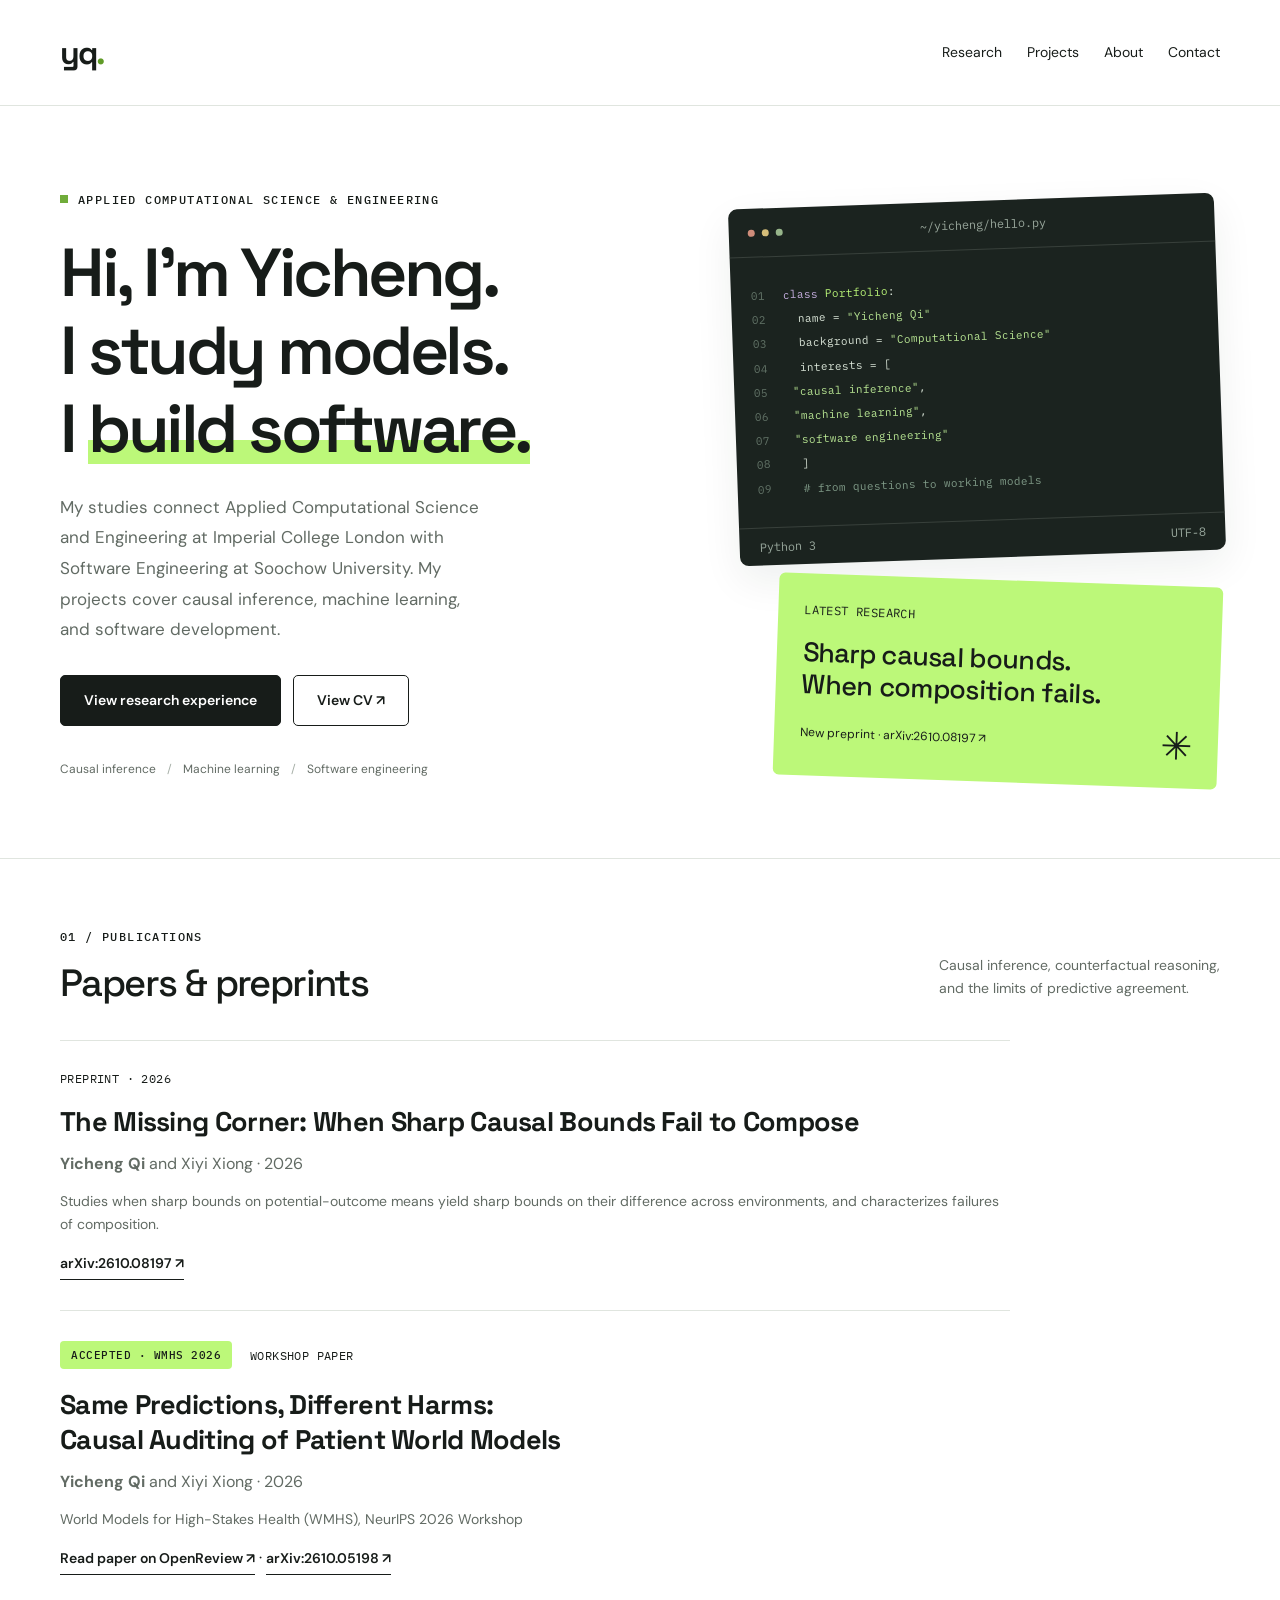
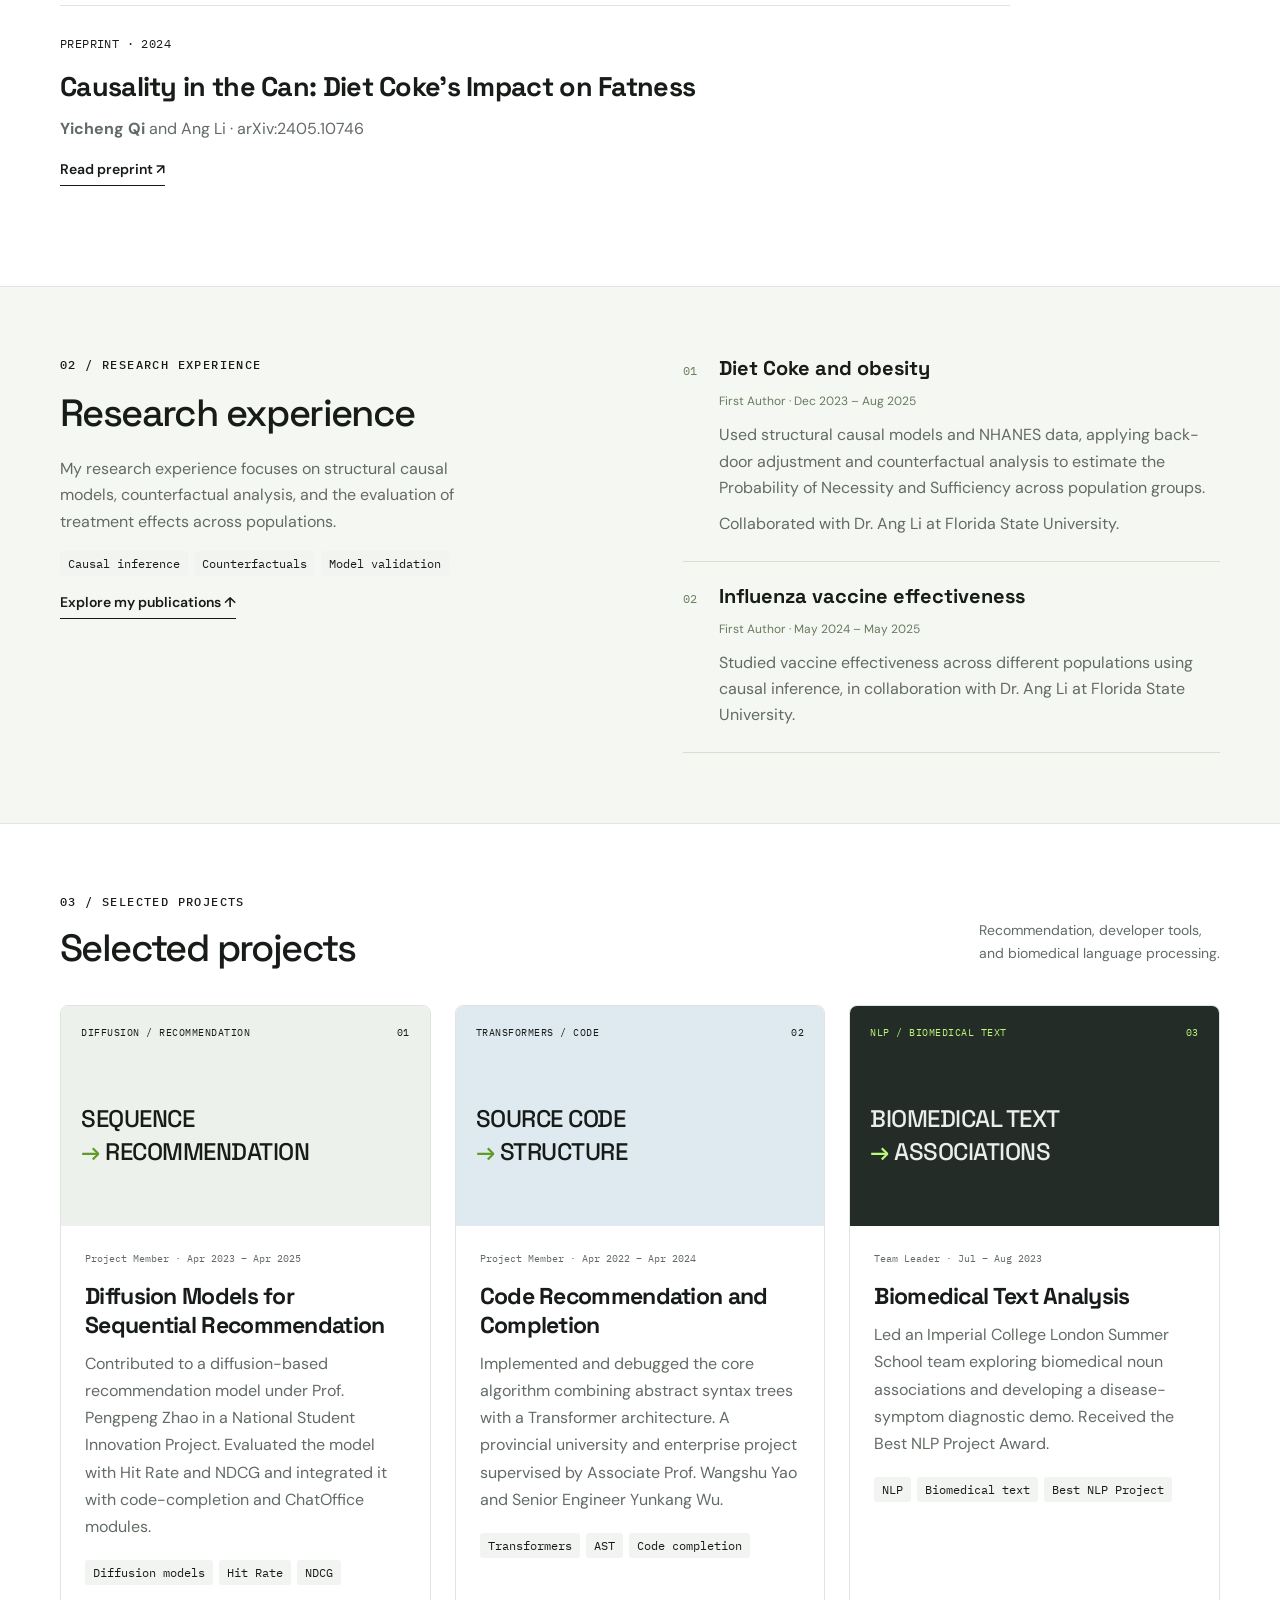
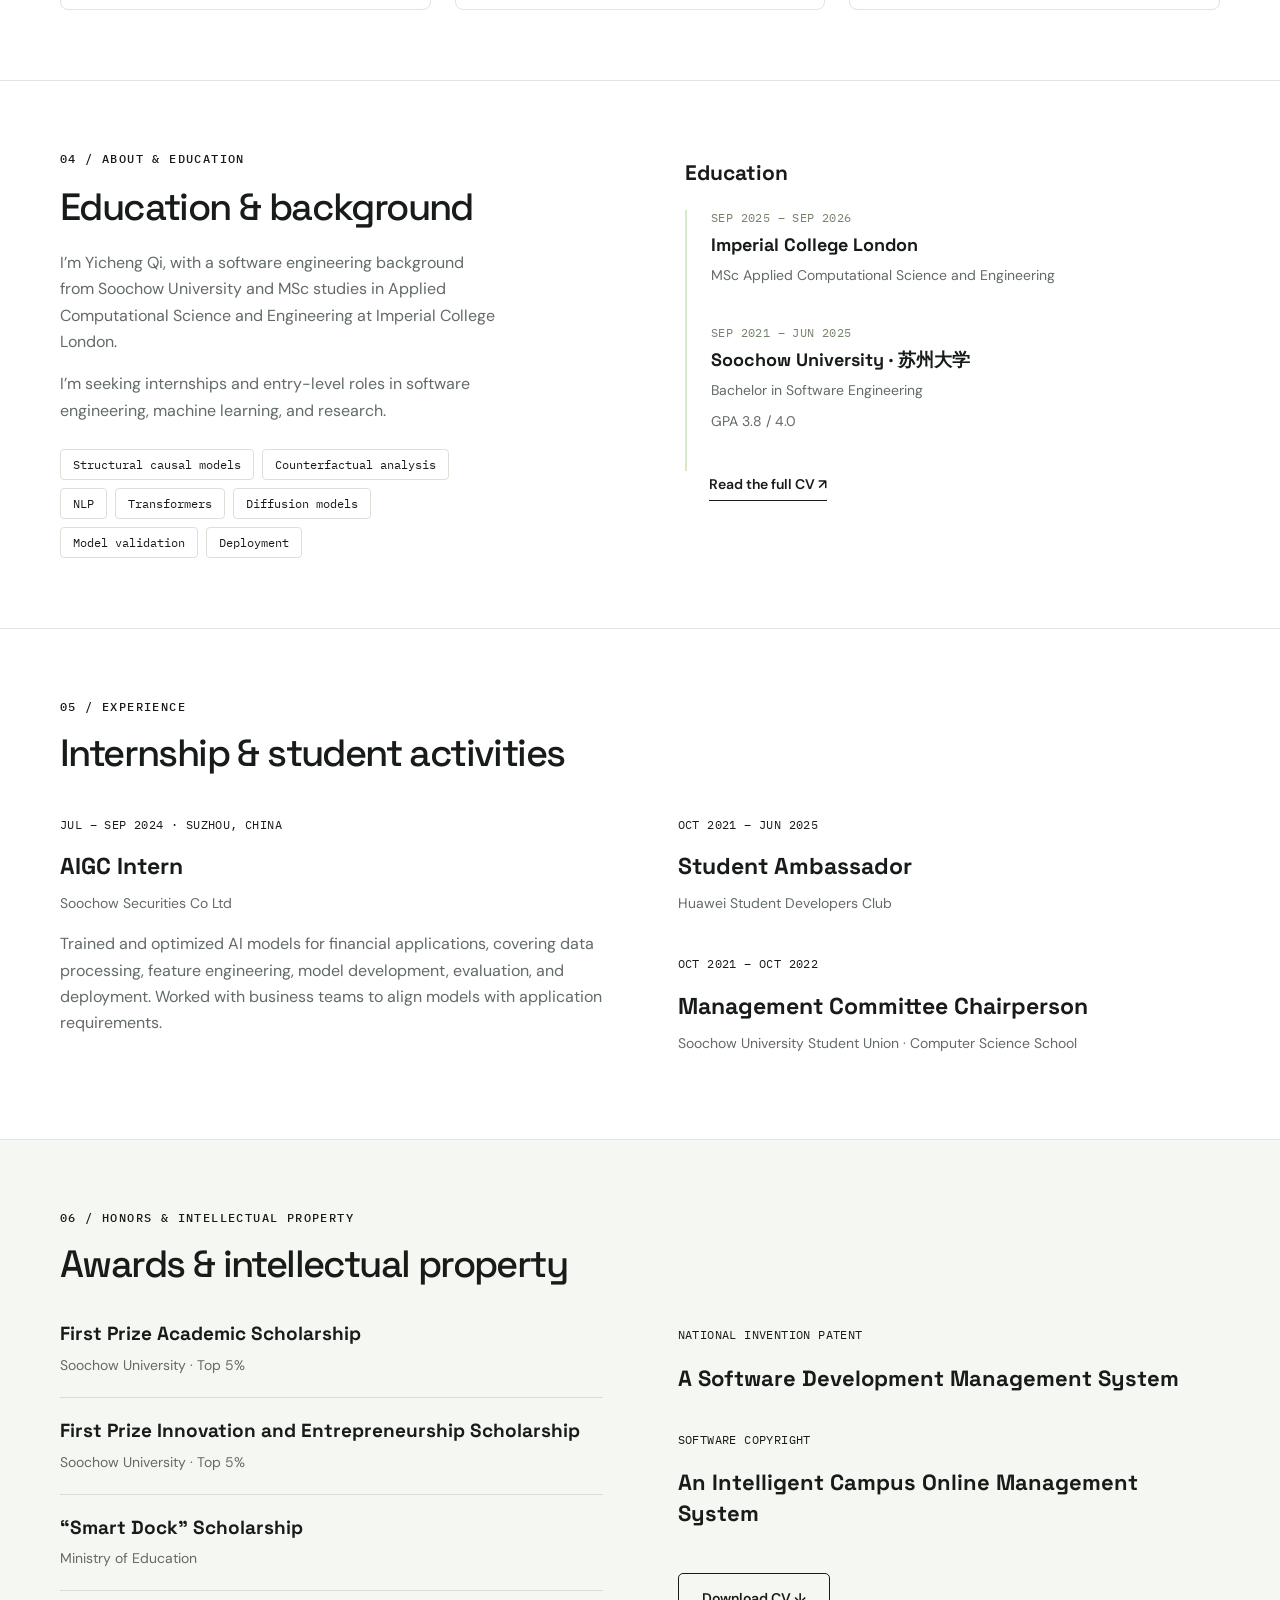
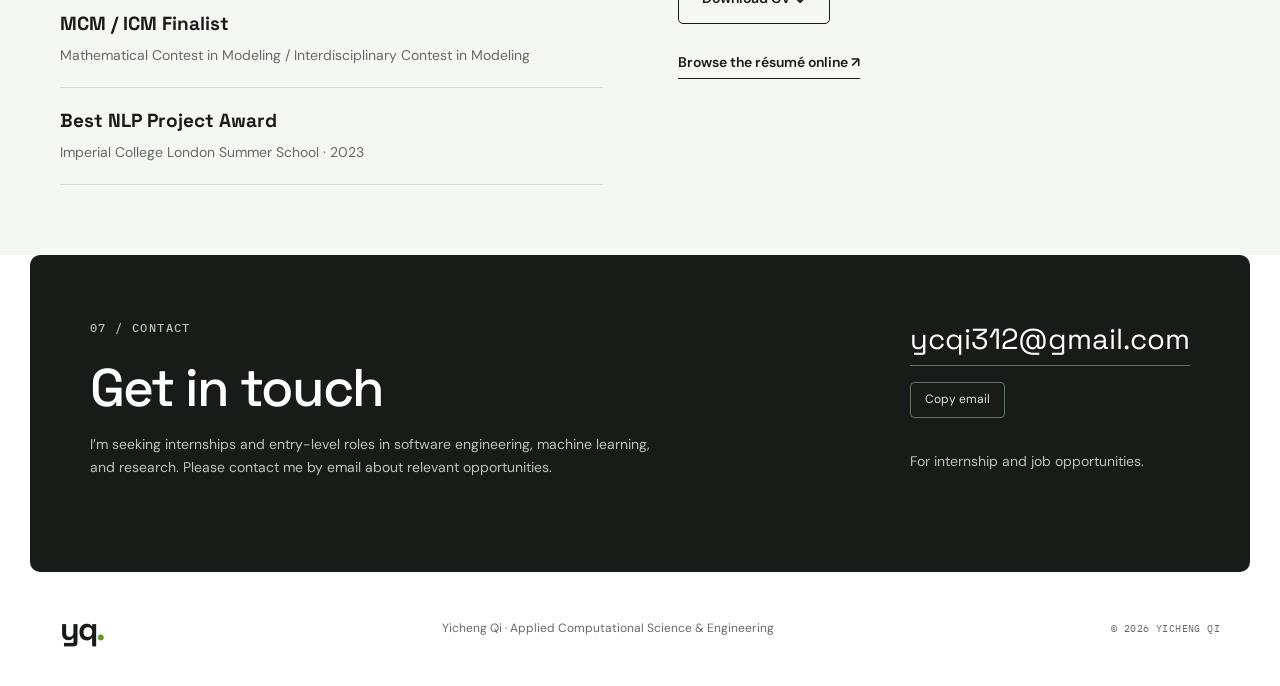
<file: index.html>
<!DOCTYPE html>

<html lang="en"><head><meta charset="utf-8"/><meta content="width=device-width,initial-scale=1" name="viewport"/><meta content="Yicheng Qi — Imperial College London and Soochow University. Causal inference, patient world models, machine learning, and software engineering." name="description"/><title>Yicheng Qi — Applied Computational Science &amp; Engineering</title><link href="data:image/svg+xml,%3Csvg xmlns='http://www.w3.org/2000/svg' viewBox='0 0 32 32'%3E%3Crect width='32' height='32' rx='7' fill='%23171b19'/%3E%3Ctext x='5' y='23' font-family='monospace' font-size='20' fill='%23b4f76a'%3Eyq%3C/text%3E%3C/svg%3E" rel="icon" type="image/svg+xml"/><link href="style.css" rel="stylesheet"/></head>
<body><a class="skip" href="#main">Skip to content</a><header><a class="brand" href="#">yq<span>.</span></a><nav aria-label="Main navigation"><a href="#research">Research</a><a href="#projects">Projects</a><a href="#about">About</a><a href="#contact">Contact</a></nav></header>
<main id="main"><section class="hero"><div class="hero-copy"><div class="eyebrow"><span class="mini-square"></span> APPLIED COMPUTATIONAL SCIENCE &amp; ENGINEERING</div><h1>Hi, I’m Yicheng.<br/>I study models.<br/>I <span class="highlight">build software.</span></h1><p class="intro">My studies connect Applied Computational Science and Engineering at Imperial College London with Software Engineering at Soochow University. My projects cover causal inference, machine learning, and software development.</p><div class="hero-actions"><a class="button primary" href="#research">View research experience</a><a class="button secondary" href="assets/Yicheng_Qi_CV.pdf" rel="noopener" target="_blank">View CV ↗</a></div><div class="hero-note">Causal inference <span>/</span> Machine learning <span>/</span> Software engineering</div></div>
<div class="hero-side"><div class="terminal"><div class="terminal-bar"><span></span><span></span><span></span><p>~/yicheng/hello.py</p></div><div class="terminal-code"><div><span class="ln">01</span><span class="purple">class</span> <span class="lime">Portfolio</span>:</div><div><span class="ln">02</span>  name = <span class="string">"Yicheng Qi"</span></div><div><span class="ln">03</span>  background = <span class="string">"Computational Science"</span></div><div><span class="ln">04</span>  interests = [</div><div><span class="ln">05</span> <span class="string">"causal inference"</span>,</div><div><span class="ln">06</span> <span class="string">"machine learning"</span>,</div><div><span class="ln">07</span> <span class="string">"software engineering"</span></div><div><span class="ln">08</span>  ]</div><div class="terminal-comment"><span class="ln">09</span>  # from questions to working models</div></div><div class="terminal-bottom"><span>Python 3</span><span>UTF-8</span></div></div><div class="current"><span class="mono">LATEST RESEARCH</span><p>Sharp causal bounds.<br/>When composition fails.</p><div class="current-foot"><a href="https://arxiv.org/abs/2610.08197" rel="noopener" target="_blank">New preprint · arXiv:2610.08197 ↗</a><span aria-hidden="true" class="asterisk">✳</span></div></div></div></section><section class="section publications" id="publications"><div class="section-heading"><div><div class="eyebrow">01 / PUBLICATIONS</div><h2>Papers &amp; preprints</h2></div><p>Causal inference, counterfactual reasoning,<br/>and the limits of predictive agreement.</p></div><article class="publication"><div class="publication-meta"><span class="mono">PREPRINT · 2026</span></div><h3>The Missing Corner: When Sharp Causal Bounds Fail to Compose</h3><p><strong>Yicheng Qi</strong> and Xiyi Xiong · 2026</p><p class="venue">Studies when sharp bounds on potential-outcome means yield sharp bounds on their difference across environments, and characterizes failures of composition.</p><a class="text-link" href="https://arxiv.org/abs/2610.08197" rel="noopener" target="_blank">arXiv:2610.08197 ↗</a></article><article class="publication"><div class="publication-meta"><span class="status-badge">ACCEPTED · WMHS 2026</span><span class="mono">WORKSHOP PAPER</span></div><h3>Same Predictions, Different Harms:<br/>Causal Auditing of Patient World Models</h3><p><strong>Yicheng Qi</strong> and Xiyi Xiong · 2026</p><p class="venue">World Models for High-Stakes Health (WMHS), NeurIPS 2026 Workshop</p><a class="text-link" href="https://openreview.net/pdf?id=dbQl8Hn8fv" rel="noopener" target="_blank">Read paper on OpenReview ↗</a> · <a class="text-link" href="https://arxiv.org/abs/2610.05198" rel="noopener" target="_blank">arXiv:2610.05198 ↗</a></article><article class="publication"><div class="publication-meta"><span class="mono">PREPRINT · 2024</span></div><h3>Causality in the Can: Diet Coke’s Impact on Fatness</h3><p><strong>Yicheng Qi</strong> and Ang Li · arXiv:2405.10746</p><a class="text-link" href="https://arxiv.org/abs/2405.10746" rel="noopener" target="_blank">Read preprint ↗</a></article></section>
<section class="section research" id="research"><div class="research-intro"><div class="eyebrow">02 / RESEARCH EXPERIENCE</div><h2>Research experience</h2><p>My research experience focuses on structural causal models, counterfactual analysis, and the evaluation of treatment effects across populations.</p><div class="tags"><span>Causal inference</span><span>Counterfactuals</span><span>Model validation</span></div><a class="text-link" href="#publications">Explore my publications ↑</a></div><div class="research-topics"><article><span class="topic-number">01</span><div><h3>Diet Coke and obesity</h3><p class="entry-date">First Author · Dec 2023 – Aug 2025</p><p>Used structural causal models and NHANES data, applying back-door adjustment and counterfactual analysis to estimate the Probability of Necessity and Sufficiency across population groups.</p><p>Collaborated with Dr. Ang Li at Florida State University.</p></div></article><article><span class="topic-number">02</span><div><h3>Influenza vaccine effectiveness</h3><p class="entry-date">First Author · May 2024 – May 2025</p><p>Studied vaccine effectiveness across different populations using causal inference, in collaboration with Dr. Ang Li at Florida State University.</p></div></article></div></section><section class="section projects" id="projects"><div class="section-heading"><div><div class="eyebrow">03 / SELECTED PROJECTS</div><h2>Selected projects</h2></div><p>Recommendation, developer tools,<br/>and biomedical language processing.</p></div><div class="project-grid"><article class="project-card"><div class="project-visual project-diffusion"><div class="demo-header"><span>DIFFUSION / RECOMMENDATION</span><span>01</span></div><div class="project-concept">SEQUENCE<br/><span>→</span> RECOMMENDATION</div></div><div class="project-info"><div class="project-meta">Project Member · Apr 2023 – Apr 2025</div><h3>Diffusion Models for Sequential Recommendation</h3><p>Contributed to a diffusion-based recommendation model under Prof. Pengpeng Zhao in a National Student Innovation Project. Evaluated the model with Hit Rate and NDCG and integrated it with code-completion and ChatOffice modules.</p><div class="tags"><span>Diffusion models</span><span>Hit Rate</span><span>NDCG</span></div></div></article><article class="project-card"><div class="project-visual project-code"><div class="demo-header"><span>TRANSFORMERS / CODE</span><span>02</span></div><div class="project-concept">SOURCE CODE<br/><span>→</span> STRUCTURE</div></div><div class="project-info"><div class="project-meta">Project Member · Apr 2022 – Apr 2024</div><h3>Code Recommendation and Completion</h3><p>Implemented and debugged the core algorithm combining abstract syntax trees with a Transformer architecture. A provincial university and enterprise project supervised by Associate Prof. Wangshu Yao and Senior Engineer Yunkang Wu.</p><div class="tags"><span>Transformers</span><span>AST</span><span>Code completion</span></div></div></article><article class="project-card"><div class="project-visual project-biomedical"><div class="demo-header"><span>NLP / BIOMEDICAL TEXT</span><span>03</span></div><div class="project-concept">BIOMEDICAL TEXT<br/><span>→</span> ASSOCIATIONS</div></div><div class="project-info"><div class="project-meta">Team Leader · Jul – Aug 2023</div><h3>Biomedical Text Analysis</h3><p>Led an Imperial College London Summer School team exploring biomedical noun associations and developing a disease-symptom diagnostic demo. Received the Best NLP Project Award.</p><div class="tags"><span>NLP</span><span>Biomedical text</span><span>Best NLP Project</span></div></div></article></div></section>
<section class="section about" id="about"><div><div class="eyebrow">04 / ABOUT &amp; EDUCATION</div><h2>Education &amp; background</h2><p>I’m Yicheng Qi, with a software engineering background from Soochow University and MSc studies in Applied Computational Science and Engineering at Imperial College London.</p><p>I’m seeking internships and entry-level roles in software engineering, machine learning, and research.</p><div class="skills"><span>Structural causal models</span><span>Counterfactual analysis</span><span>NLP</span><span>Transformers</span><span>Diffusion models</span><span>Model validation</span><span>Deployment</span></div></div><div class="experience"><h3>Education</h3><article><div class="mono">SEP 2025 – SEP 2026</div><h4>Imperial College London</h4><p>MSc Applied Computational Science and Engineering</p></article><article><div class="mono">SEP 2021 – JUN 2025</div><h4>Soochow University · 苏州大学</h4><p>Bachelor in Software Engineering</p><p class="courses">GPA 3.8 / 4.0</p></article><a class="text-link" href="assets/Yicheng_Qi_CV.pdf" rel="noopener" target="_blank">Read the full CV ↗</a></div></section>
<section class="section background" id="experience"><div class="section-heading"><div><div class="eyebrow">05 / EXPERIENCE</div><h2>Internship &amp; student activities</h2></div></div><div class="background-grid"><article class="background-entry"><span class="mono">JUL – SEP 2024 · SUZHOU, CHINA</span><h3>AIGC Intern</h3><p class="organization">Soochow Securities Co Ltd</p><p>Trained and optimized AI models for financial applications, covering data processing, feature engineering, model development, evaluation, and deployment. Worked with business teams to align models with application requirements.</p></article><div><article class="background-entry"><span class="mono">OCT 2021 – JUN 2025</span><h3>Student Ambassador</h3><p class="organization">Huawei Student Developers Club</p></article><article class="background-entry"><span class="mono">OCT 2021 – OCT 2022</span><h3>Management Committee Chairperson</h3><p class="organization">Soochow University Student Union · Computer Science School</p></article></div></div></section><section class="section honors" id="honors"><div class="section-heading"><div><div class="eyebrow">06 / HONORS &amp; INTELLECTUAL PROPERTY</div><h2>Awards &amp; intellectual property</h2></div></div><div class="background-grid"><div class="award-list"><article><h3>First Prize Academic Scholarship</h3><p>Soochow University · Top 5%</p></article><article><h3>First Prize Innovation and Entrepreneurship Scholarship</h3><p>Soochow University · Top 5%</p></article><article><h3>“Smart Dock” Scholarship</h3><p>Ministry of Education</p></article><article><h3>MCM / ICM Finalist</h3><p>Mathematical Contest in Modeling / Interdisciplinary Contest in Modeling</p></article><article><h3>Best NLP Project Award</h3><p>Imperial College London Summer School · 2023</p></article></div><div class="ip-list"><article><span class="mono">NATIONAL INVENTION PATENT</span><h3>A Software Development Management System</h3></article><article><span class="mono">SOFTWARE COPYRIGHT</span><h3>An Intelligent Campus Online Management System</h3></article><a class="button secondary cv-download" download="Yicheng_Qi_CV.pdf" href="assets/Yicheng_Qi_CV.pdf">Download CV ↓</a><a class="text-link" href="resume.html">Browse the résumé online ↗</a></div></div></section><section class="contact" id="contact"><div><div class="eyebrow">07 / CONTACT</div><h2>Get in touch</h2><p>I’m seeking internships and entry-level roles in software engineering, machine learning, and research. Please contact me by email about relevant opportunities.</p></div><div class="contact-right"><a class="email-link" href="mailto:ycqi312@gmail.com">ycqi312@gmail.com</a><button class="copy-button" id="copy-email">Copy email</button><p>For internship and job opportunities.</p><span id="copy-status" role="status"></span></div></section>
</main><footer><a class="brand" href="#">yq<span>.</span></a><p>Yicheng Qi · Applied Computational Science &amp; Engineering</p><span class="mono">© 2026 YICHENG QI</span></footer>
<script src="app.js"></script></body></html>
</file>
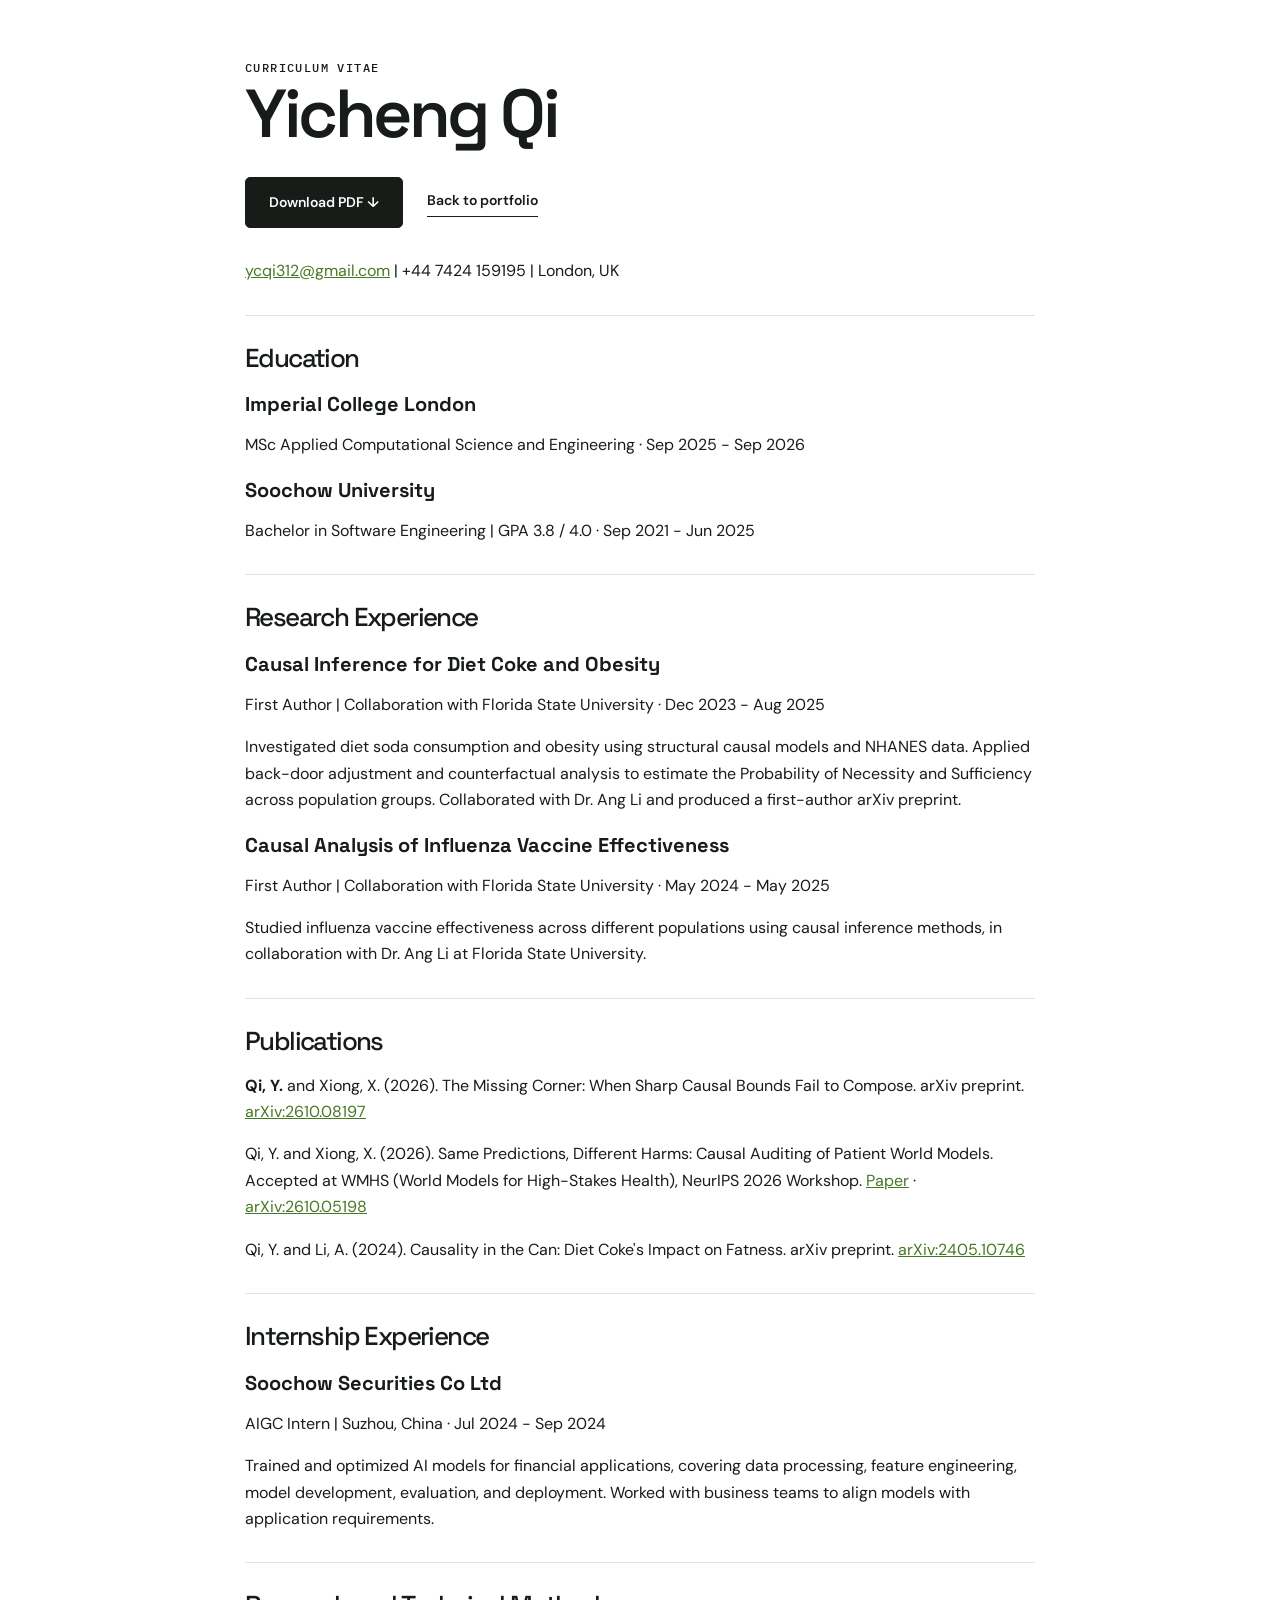
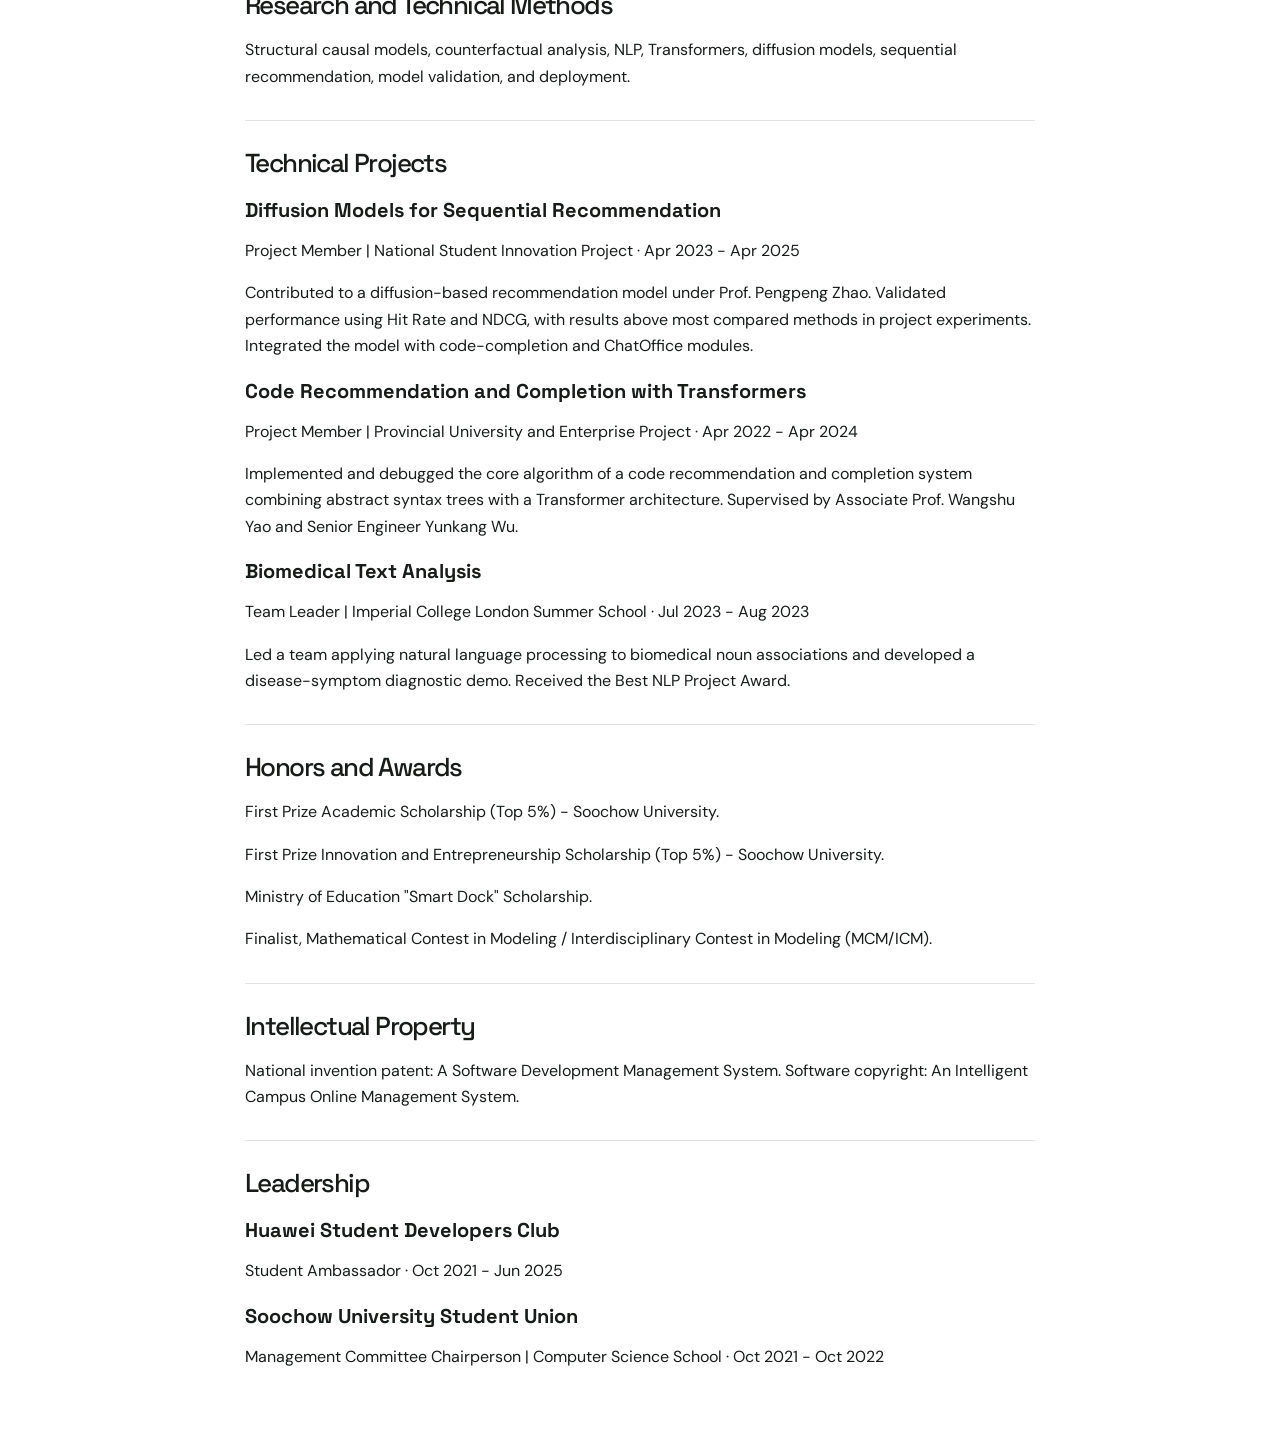
<file: resume.html>
<!DOCTYPE html>

<html lang="en"><head><meta charset="utf-8"/><meta content="width=device-width,initial-scale=1" name="viewport"/><meta content="Yicheng Qi’s CV: education, publications, research, projects, experience, and awards." name="description"/><title>Yicheng Qi — CV</title><link href="style.css" rel="stylesheet"/></head><body><main class="resume"><div class="eyebrow">CURRICULUM VITAE</div><h1>Yicheng Qi</h1><div class="resume-actions"><a class="button primary" download="Yicheng_Qi_CV.pdf" href="assets/Yicheng_Qi_CV.pdf">Download PDF ↓</a><a class="text-link" href="index.html">Back to portfolio</a></div><p><a class="inline-link" href="mailto:ycqi312@gmail.com">ycqi312@gmail.com</a>  |  +44 7424 159195  |  London, UK</p><h2>Education</h2><h3>Imperial College London</h3><p>MSc Applied Computational Science and Engineering · Sep 2025 - Sep 2026</p><h3>Soochow University</h3><p>Bachelor in Software Engineering  |  GPA 3.8 / 4.0 · Sep 2021 - Jun 2025</p><h2>Research Experience</h2><h3>Causal Inference for Diet Coke and Obesity</h3><p>First Author  |  Collaboration with Florida State University · Dec 2023 - Aug 2025</p><p>Investigated diet soda consumption and obesity using structural causal models and NHANES data. Applied back-door adjustment and counterfactual analysis to estimate the Probability of Necessity and Sufficiency across population groups. Collaborated with Dr. Ang Li and produced a first-author arXiv preprint.</p><h3>Causal Analysis of Influenza Vaccine Effectiveness</h3><p>First Author  |  Collaboration with Florida State University · May 2024 - May 2025</p><p>Studied influenza vaccine effectiveness across different populations using causal inference methods, in collaboration with Dr. Ang Li at Florida State University.</p><h2>Publications</h2><p><strong>Qi, Y.</strong> and Xiong, X. (2026). The Missing Corner: When Sharp Causal Bounds Fail to Compose. arXiv preprint. <a class="inline-link" href="https://arxiv.org/abs/2610.08197" rel="noopener" target="_blank">arXiv:2610.08197</a></p><p>Qi, Y. and Xiong, X. (2026). Same Predictions, Different Harms: Causal Auditing of Patient World Models. Accepted at WMHS (World Models for High-Stakes Health), NeurIPS 2026 Workshop. <a class="inline-link" href="https://openreview.net/pdf?id=dbQl8Hn8fv">Paper</a> · <a class="inline-link" href="https://arxiv.org/abs/2610.05198" rel="noopener" target="_blank">arXiv:2610.05198</a></p><p>Qi, Y. and Li, A. (2024). Causality in the Can: Diet Coke's Impact on Fatness. arXiv preprint. <a class="inline-link" href="https://arxiv.org/abs/2405.10746">arXiv:2405.10746</a></p><h2>Internship Experience</h2><h3>Soochow Securities Co Ltd</h3><p>AIGC Intern  |  Suzhou, China · Jul 2024 - Sep 2024</p><p>Trained and optimized AI models for financial applications, covering data processing, feature engineering, model development, evaluation, and deployment. Worked with business teams to align models with application requirements.</p><h2>Research and Technical Methods</h2><p>Structural causal models, counterfactual analysis, NLP, Transformers, diffusion models, sequential recommendation, model validation, and deployment.</p><h2>Technical Projects</h2><h3>Diffusion Models for Sequential Recommendation</h3><p>Project Member  |  National Student Innovation Project · Apr 2023 - Apr 2025</p><p>Contributed to a diffusion-based recommendation model under Prof. Pengpeng Zhao. Validated performance using Hit Rate and NDCG, with results above most compared methods in project experiments. Integrated the model with code-completion and ChatOffice modules.</p><h3>Code Recommendation and Completion with Transformers</h3><p>Project Member  |  Provincial University and Enterprise Project · Apr 2022 - Apr 2024</p><p>Implemented and debugged the core algorithm of a code recommendation and completion system combining abstract syntax trees with a Transformer architecture. Supervised by Associate Prof. Wangshu Yao and Senior Engineer Yunkang Wu.</p><h3>Biomedical Text Analysis</h3><p>Team Leader  |  Imperial College London Summer School · Jul 2023 - Aug 2023</p><p>Led a team applying natural language processing to biomedical noun associations and developed a disease-symptom diagnostic demo. Received the Best NLP Project Award.</p><h2>Honors and Awards</h2><p>First Prize Academic Scholarship (Top 5%) - Soochow University.</p><p>First Prize Innovation and Entrepreneurship Scholarship (Top 5%) - Soochow University.</p><p>Ministry of Education "Smart Dock" Scholarship.</p><p>Finalist, Mathematical Contest in Modeling / Interdisciplinary Contest in Modeling (MCM/ICM).</p><h2>Intellectual Property</h2><p>National invention patent: A Software Development Management System. Software copyright: An Intelligent Campus Online Management System.</p><h2>Leadership</h2><h3>Huawei Student Developers Club</h3><p>Student Ambassador · Oct 2021 - Jun 2025</p><h3>Soochow University Student Union</h3><p>Management Committee Chairperson  |  Computer Science School · Oct 2021 - Oct 2022</p></main></body></html>
</file>
<file: style.css>
@import url('https://fonts.googleapis.com/css2?family=DM+Sans:wght@400;500;600;700&family=Space+Grotesk:wght@400;500;600;700&family=IBM+Plex+Mono:wght@400;500&display=swap');
:root{--ink:#171c19;--muted:#626b64;--line:#e0e5df;--lime:#bcf879;--mono:'IBM Plex Mono',monospace;--display:'Space Grotesk',sans-serif}*{box-sizing:border-box}html{scroll-behavior:smooth;scroll-padding-top:30px}body{margin:0;background:#fff;color:var(--ink);font-family:'DM Sans',sans-serif;font-size:16px;line-height:1.65}a{color:inherit;text-decoration:none}button{font:inherit;color:inherit;cursor:pointer}button,a{-webkit-tap-highlight-color:transparent}a:focus-visible,button:focus-visible{outline:3px solid #56892d;outline-offset:5px}::selection{background:var(--lime)}header,main,footer{max-width:1280px;margin:auto}header{height:106px;padding:0 60px;display:flex;align-items:center;justify-content:space-between;border-bottom:1px solid var(--line)}.brand{font:700 32px var(--display);letter-spacing:-2px}.brand span{color:#609b27}nav{display:flex;gap:34px;align-items:center;font-size:14px}nav a:hover{color:#518021}.nav-contact{border:1px solid var(--ink);padding:9px 19px;border-radius:6px}.skip{position:fixed;top:-100px;background:var(--lime);padding:10px;z-index:10}.skip:focus{top:10px}.hero{padding:83px 60px 75px;display:grid;grid-template-columns:1.25fr 1fr;gap:66px;align-items:center}.eyebrow{font:500 12px var(--mono);letter-spacing:1.4px;display:flex;align-items:center;gap:10px}.mini-square{display:inline-block;width:8px;height:8px;background:#70ac3a}h1,h2,h3,h4{font-family:var(--display);line-height:1.15;margin:0}h1{font-size:clamp(44px,5.3vw,68px);letter-spacing:-3.5px;font-weight:600;margin:27px 0 24px}.highlight{background:linear-gradient(transparent 63%,var(--lime) 63%,var(--lime) 91%,transparent 91%);white-space:nowrap}.intro{color:var(--muted);max-width:420px;margin:0;font-size:17px;line-height:1.8}.hero-actions{display:flex;gap:12px;margin-top:30px}.button{padding:13px 23px;font-size:14px;font-weight:600;border:1px solid var(--ink);border-radius:5px}.primary{background:var(--ink);color:#fff}.primary:hover{background:#354831}.secondary:hover{background:#f2f6ef}.hero-note{font-size:12px;color:var(--muted);margin-top:34px}.hero-note span{color:#a6afa7;margin:0 8px}.hero-side{padding-top:12px}.terminal{background:#1b231f;color:#dee9dc;border-radius:9px;box-shadow:0 15px 40px #14271d12;transform:rotate(-2deg);overflow:hidden;font-family:var(--mono)}.terminal-bar{height:49px;border-bottom:1px solid #38403b;display:flex;gap:7px;align-items:center;padding:0 19px}.terminal-bar>span{width:7px;height:7px;border-radius:50%;background:#7a8b7e}.terminal-bar>span:first-child{background:#cf8d7a}.terminal-bar>span:nth-child(2){background:#d5bd79}.terminal-bar>span:nth-child(3){background:#97b58a}.terminal-bar p{font-size:12px;color:#98a69b;flex:1;text-align:center;margin:0 20px 0 0}.terminal-code{padding:26px 12px;font-size:12px;line-height:2.2;white-space:pre}.ln{display:inline-block;min-width:30px;text-align:center;color:#627367;margin-right:10px}.purple{color:#cbb3e6}.lime{color:var(--lime)}.string{color:#bbe995}.terminal-comment{color:#819c89}.terminal-bottom{border-top:1px solid #38403b;display:flex;justify-content:space-between;padding:9px 20px;font-size:12px;color:#97a69b}.current{background:var(--lime);padding:23px 26px;margin:22px 0 0 42px;border-radius:6px;transform:rotate(2deg)}.mono{font:400 12px var(--mono);letter-spacing:.4px}.current p{font:500 27px/1.18 var(--display);letter-spacing:-.7px;margin:14px 0}.current-foot{display:flex;justify-content:space-between;align-items:center;font-size:12px}.asterisk{font-size:38px;line-height:1}.section{padding:70px 60px;border-top:1px solid var(--line)}h2{font-size:38px;letter-spacing:-1.6px;font-weight:500}.section-heading{display:flex;justify-content:space-between;align-items:end;margin-bottom:35px}.section-heading h2{margin-top:18px}.section-heading p{color:var(--muted);font-size:14px;margin:0 0 5px}.project-grid{display:grid;grid-template-columns:repeat(3,1fr);gap:24px}.project-card{border:1px solid var(--line);border-radius:8px;overflow:hidden;background:#fff;transition:transform .2s}.project-card:hover{transform:translateY(-4px)}.project-visual{height:220px;padding:20px;display:flex;flex-direction:column}.demo-header{display:flex;justify-content:space-between;font:10px var(--mono);letter-spacing:.5px;margin-bottom:25px}.orbit{background:#edf1eb}.task-line{background:#fff;border:1px solid #dbe3d6;padding:11px 8px;margin-bottom:7px;font-size:10px;display:flex;gap:8px;align-items:center;border-radius:4px}.task-check{background:var(--ink);color:var(--lime);width:13px;height:13px;font-size:9px;display:grid;place-items:center;border-radius:3px}.task-check.pending{background:transparent;border:1px solid #9eaf95}.task-line small{font:7px var(--mono);margin-left:auto;color:#65705e;white-space:nowrap}.workspace-bottom{display:flex;justify-content:space-between;margin-top:8px;font:8px var(--mono)}.neural{background:#dfe9f0}.query{font:500 15px var(--display);background:#fff;padding:9px 14px;border-radius:5px;margin-bottom:10px}.answer{padding:12px 14px;background:#ffffff90;border:1px solid #c5d4e0;border-radius:5px}.answer-label{font:8px var(--mono);color:#466378}.answer-line{height:4px;background:#aabfce;margin:7px 0;width:95%;border-radius:4px}.answer-line.short{width:60%}.answer-line.medium{width:75%}.source-tags{display:flex;gap:7px;font-size:8px;margin-top:10px}.source-tags span{background:#d5e2ec;padding:2px 6px;border-radius:3px}.path{background:#232c27;color:#e8eee9}.graph-grid{height:130px;background-image:linear-gradient(#46564b 1px,transparent 1px),linear-gradient(90deg,#46564b 1px,transparent 1px);background-size:20px 20px;position:relative}.graph-grid:before{content:'';position:absolute;left:20px;top:20px;width:120px;height:60px;border-bottom:8px solid var(--lime);border-left:8px solid var(--lime);border-radius:0 0 0 4px}.graph-grid:after{content:'';position:absolute;left:136px;top:72px;width:70px;height:40px;border-top:8px solid var(--lime);border-right:8px solid var(--lime);border-radius:0 4px 0 0}.path-footer{margin-top:14px;font:8px var(--mono);display:flex;justify-content:space-between;color:#b0c1b5}.project-info{padding:24px}.project-meta{font:12px var(--mono);letter-spacing:.6px;display:flex;justify-content:space-between;color:var(--muted);gap:8px}.project-info h3{font-size:25px;margin:14px 0 10px;letter-spacing:-.7px}.project-info p{font-size:16px;color:var(--muted);line-height:1.7;min-height:72px;margin:0 0 20px}.tags{display:flex;gap:6px;flex-wrap:wrap}.tags span{font:12px var(--mono);background:#f1f4f0;padding:5px 8px;border-radius:3px}.project-link{display:flex;justify-content:space-between;width:100%;border:0;border-top:1px solid var(--line);padding:16px 0 0;background:none;font-size:14px;font-weight:500;margin-top:24px}.project-link span{font-size:20px;line-height:1}.research{display:grid;grid-template-columns:1fr 1fr;gap:85px;background:#f5f7f3}.research h2,.about h2{margin:20px 0}.research-intro>p,.about>div>p{color:var(--muted);max-width:440px}.text-link{display:inline-block;font-size:14px;font-weight:600;border-bottom:1px solid var(--ink);margin-top:15px;padding-bottom:4px}.research-topics article{display:flex;gap:22px;padding:23px 0;border-bottom:1px solid #d7dfd3}.research-topics article:first-child{padding-top:0}.topic-number{font:12px var(--mono);padding-top:6px;color:#6b7f60}.research-topics h3{font-size:20px}.research-topics p{color:var(--muted);font-size:16px;margin:10px 0 0}.about{display:grid;grid-template-columns:1fr 1fr;gap:90px}.skills{display:flex;gap:8px;flex-wrap:wrap;max-width:400px;margin-top:25px}.skills span{font:12px var(--mono);border:1px solid #dae1d6;border-radius:4px;padding:7px 12px}.experience{padding-top:10px}.experience>h3{font-size:21px;margin-bottom:25px}.experience article{border-left:2px solid #d8e9c9;padding:0 0 30px 24px}.experience article .mono{color:#75836c}.experience h4{font-size:18px;margin-top:10px}.experience p{font-size:14px;color:var(--muted);margin:8px 0}.experience .courses{font-size:14px;max-width:330px}.experience .text-link{margin:0 0 0 24px}.contact{background:var(--ink);color:white;padding:65px 60px;display:grid;grid-template-columns:1.2fr 1fr;gap:40px;border-radius:10px;margin:0 30px 35px}.contact .eyebrow{color:#b6c1b8}.contact h2{font-size:53px;margin-top:23px;letter-spacing:-2px}.contact em{color:var(--lime);font-style:normal}.contact p{font-size:14px;color:#b8c4bb}.contact-right{align-self:center;justify-self:end}.email-link{font:400 clamp(20px,2.3vw,29px) var(--display);border-bottom:1px solid #61715f;padding-bottom:8px;display:block;margin-bottom:16px}.copy-button{background:transparent;border:1px solid #61715f;color:#dce8dc;border-radius:4px;padding:7px 14px;font-size:12px}.copy-button:hover{background:#354831}.contact-right p{margin-top:32px}.contact-right #copy-status{font-size:12px;display:block;min-height:20px;color:var(--lime)}footer{padding:0 60px 35px;display:flex;align-items:center;justify-content:space-between}footer p{font-size:12px;color:var(--muted)}footer .mono{font-size:10px;color:var(--muted)}dialog{border:1px solid var(--line);border-radius:12px;max-width:650px;width:calc(100% - 32px);padding:45px;color:var(--ink);max-height:85vh}dialog::backdrop{background:#101a1470;backdrop-filter:blur(5px)}dialog h2{margin:20px 0}dialog h3{margin-top:28px;font-size:19px}dialog p{color:var(--muted)}.dialog-close{position:absolute;top:12px;right:16px;background:none;border:0;font-size:28px}.resume{max-width:850px;padding:60px 30px}.resume h1{margin-top:0}.resume section{padding:24px 0;border-top:1px solid var(--line)}.resume h2{font-size:26px}.resume h3{font-size:20px;margin:20px 0 8px}.resume small{color:var(--muted)}
@media(min-width:1500px){header,main,footer{max-width:1380px}.hero{gap:100px}.terminal-code{font-size:14px}}@media(max-width:1000px){header{padding:0 30px}.hero{padding:60px 30px;gap:30px}h1{font-size:51px;letter-spacing:-2px}.section{padding:55px 30px}.project-grid{gap:14px}.project-info{padding:20px 16px}.terminal-code{font-size:10px}.hero-note{max-width:300px}.research,.about{gap:40px}.project-visual{padding:14px}.contact{padding:45px 30px;margin:0 20px 30px}.task-line{font-size:9px}.task-line small{display:none}footer{padding:0 30px 30px}}
@media(max-width:720px){header{height:80px;padding:0 22px}nav{gap:12px;font-size:14px}.nav-contact{padding:7px 10px}.brand{font-size:29px}.hero{grid-template-columns:1fr;padding:45px 22px;gap:30px}h1{font-size:clamp(40px,9vw,60px);letter-spacing:-2px}.hero-side{max-width:450px;width:100%;margin:0 auto}.terminal-code{font-size:12px}.current{margin-left:50px}.hero-note{max-width:none}.section{padding:45px 22px}.section-heading{align-items:start;gap:20px;flex-direction:column}.section-heading p br{display:none}h2{font-size:32px}.project-grid{grid-template-columns:1fr;gap:22px}.project-visual{height:230px;padding:24px}.task-line{font-size:12px}.task-line small{display:block}.project-info{padding:25px}.project-info p{min-height:0;font-size:16px}.project-meta{font-size:12px}.tags span{font-size:12px}.research,.about{grid-template-columns:1fr;gap:35px}.research-topics h3{font-size:22px}.research-topics p{font-size:16px}.contact{grid-template-columns:1fr;margin:0 12px 25px;padding:38px 25px;gap:25px}.contact h2{font-size:46px}.contact-right{justify-self:start;width:100%}.email-link{font-size:26px;width:max-content;max-width:100%}.contact-right p{margin-top:22px}footer{padding:0 22px 25px;flex-wrap:wrap;gap:10px}footer p{margin-left:auto}footer .mono{width:100%;text-align:right}dialog{padding:35px 25px}}
@media(prefers-reduced-motion:reduce){html{scroll-behavior:auto}*{transition:none!important}}@media print{.resume .button{display:none}.resume{padding:0}body{font-size:12px}.resume h1{font-size:35px}.resume section{break-inside:avoid}}
/* CV-backed research and project content */
.publication{padding:30px 0;border-top:1px solid var(--line);max-width:950px}.publication-meta{display:flex;align-items:center;gap:18px;flex-wrap:wrap;margin-bottom:18px}.status-badge{font:500 11px var(--mono);letter-spacing:.5px;background:var(--lime);padding:7px 11px;border-radius:4px}.publication h3{font-size:27px;line-height:1.3;letter-spacing:-.7px}.publication p{color:var(--muted);margin:12px 0 0}.publication .venue{font-size:14px}.publication .text-link{margin-top:16px}.project-concept{font:500 24px/1.4 var(--display);letter-spacing:-.5px;margin:auto 0}.project-concept span{color:#609b27}.project-diffusion{background:#edf1eb}.project-code{background:#dfe9f0}.project-biomedical{background:#232c27;color:#e8eee9}.project-biomedical span{color:var(--lime)}.project-info h3{font-size:23px;line-height:1.25}.project-meta{font-size:10px;line-height:1.8;letter-spacing:0}.project-info p{min-height:0}.research-topics .entry-date{font-size:12px;color:#677a5e;margin-top:12px}.background-grid{display:grid;grid-template-columns:1fr 1fr;gap:75px}.background-entry h3{font-size:23px;margin:15px 0 10px;line-height:1.3}.background-entry p{color:var(--muted)}.background-entry .organization{font-size:14px;margin-top:8px}.background-entry+.background-entry{margin-top:35px}.honors{background:#f5f7f3}.award-list article{padding:20px 0;border-bottom:1px solid #d7dfd3}.award-list article:first-child{padding-top:0}.award-list h3{font-size:19px;line-height:1.4}.award-list p{font-size:14px;color:var(--muted);margin:6px 0 0}.ip-list article{margin-bottom:32px}.ip-list h3{font-size:22px;line-height:1.4;margin-top:15px}.cv-download{display:inline-block;margin:12px 0}.ip-list .text-link{display:block;width:fit-content}.resume-actions{display:flex;align-items:center;gap:24px;flex-wrap:wrap;margin-bottom:30px}.resume-actions .text-link{margin:0}.resume h2{padding-top:28px;margin-top:30px;border-top:1px solid var(--line)}.resume p{white-space:normal}.inline-link{color:#477924;text-decoration:underline}.hero-actions{flex-wrap:wrap}.terminal-code{font-size:11px}.contact .email-link{overflow-wrap:anywhere}nav{gap:25px}
@media(max-width:1000px){.background-grid{gap:40px}.terminal-code{font-size:9px}}@media(max-width:720px){.background-grid{grid-template-columns:1fr;gap:35px}.publication h3{font-size:23px}.publication h3 br{display:none}.terminal-code{font-size:clamp(9px,2.8vw,12px)}.project-concept{font-size:28px}nav{gap:14px}.resume{padding:35px 22px}.resume h1{font-size:43px}}
</file>
